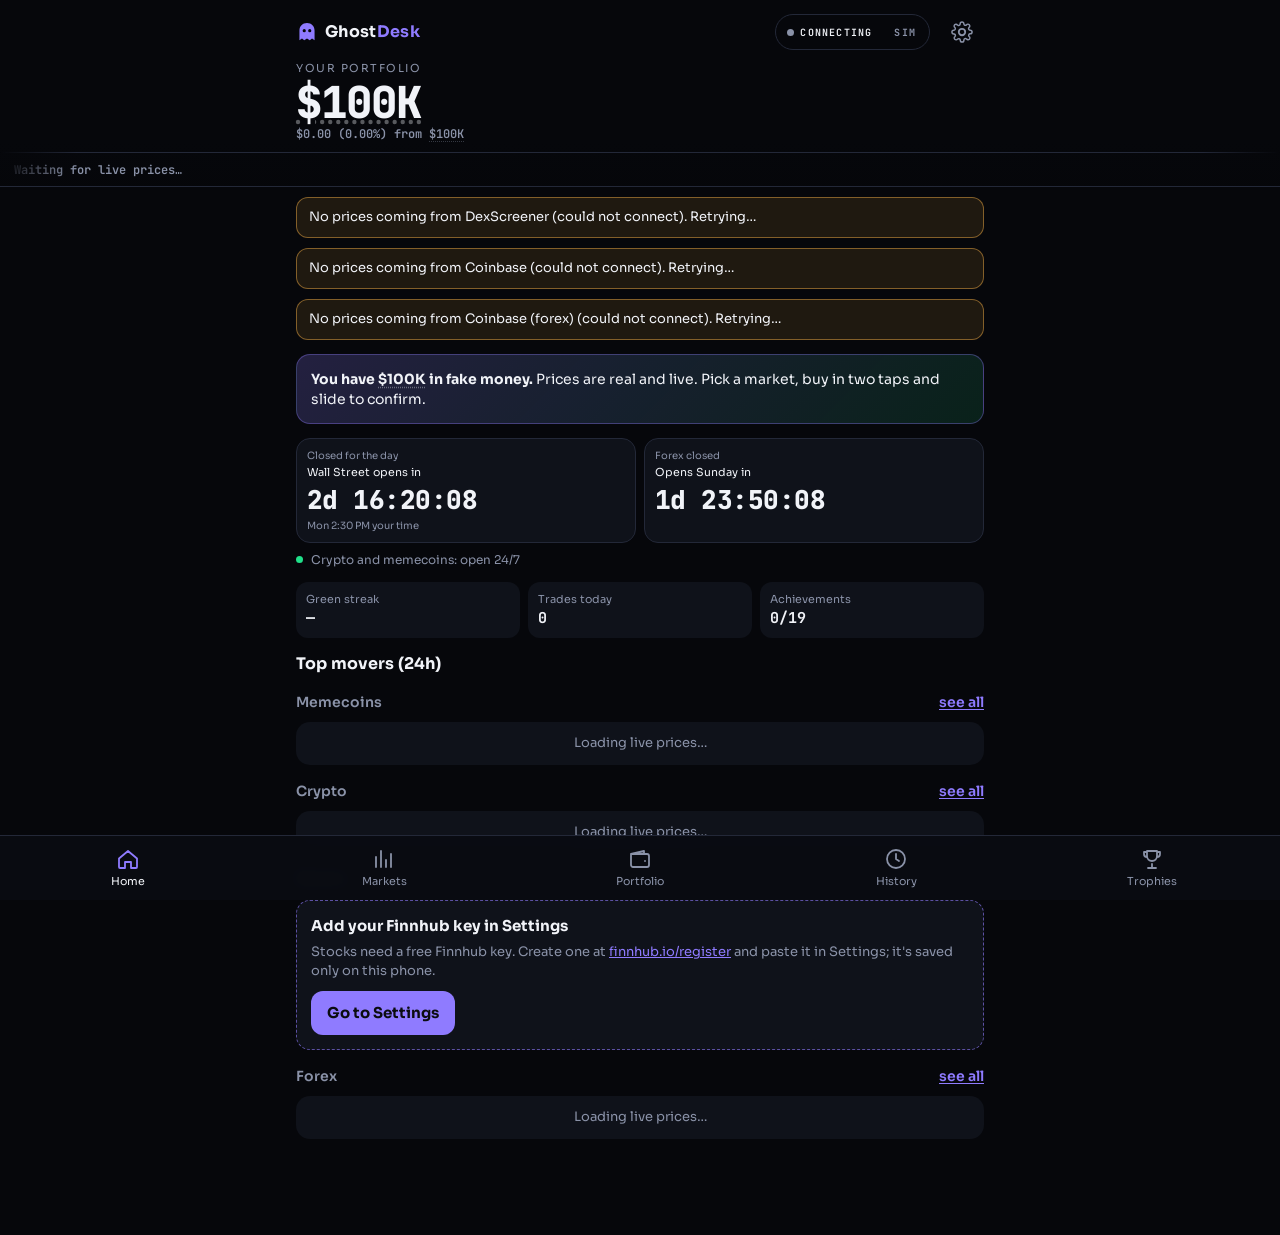
<file: index.html>
<!doctype html>
<html lang="en">
<head>
<meta charset="utf-8">
<meta name="viewport" content="width=device-width,initial-scale=1,viewport-fit=cover">
<title>Ghost Desk</title>
<meta name="description" content="Trade with fake money and real prices: memecoins, crypto, US stocks and forex.">
<meta name="theme-color" content="#06070b">
<meta name="color-scheme" content="dark">
<meta name="referrer" content="no-referrer">
<meta name="mobile-web-app-capable" content="yes">
<meta name="apple-mobile-web-app-capable" content="yes">
<meta name="apple-mobile-web-app-status-bar-style" content="black-translucent">
<meta name="apple-mobile-web-app-title" content="Ghost Desk">
<link rel="manifest" href="manifest.webmanifest">
<link rel="icon" href="icons/icon.svg" type="image/svg+xml">
<link rel="apple-touch-icon" href="icons/apple-touch-icon.png">
<link rel="preconnect" href="https://fonts.googleapis.com">
<link rel="preconnect" href="https://fonts.gstatic.com" crossorigin>
<link rel="stylesheet" href="https://fonts.googleapis.com/css2?family=Sora:wght@400;600;800&family=JetBrains+Mono:wght@400;600;800&display=swap">
<link rel="stylesheet" href="css/app.css">
</head>
<body>
<div id="app">
  <header class="top">
    <div class="topbar">
      <div class="brand"><svg viewBox="0 0 32 32" width="22" height="22" aria-hidden="true"><path d="M16 3C9.4 3 5 7.9 5 14v14l3.7-2.6L12 28l4-2.6 4 2.6 3.3-2.6L27 28V14C27 7.9 22.6 3 16 3Z" fill="currentColor"/><circle cx="12" cy="14" r="2.3" fill="#06070b"/><circle cx="20" cy="14" r="2.3" fill="#06070b"/></svg><b>Ghost<span>Desk</span></b></div>
      <div class="mode" role="group" aria-label="Mode: Live or Sim"><button id="liveDot" class="live wait" data-setmode="live" aria-pressed="true">Connecting</button><button id="simBtn" class="simb" data-setmode="sim" aria-pressed="false">Sim</button></div>
      <button class="gear" data-settings aria-label="Settings"><svg viewBox="0 0 24 24" width="22" height="22" aria-hidden="true"><path d="M12 15.5a3.5 3.5 0 1 0 0-7 3.5 3.5 0 0 0 0 7Z" fill="none" stroke="currentColor" stroke-width="2"/><path d="M19.4 15a1.7 1.7 0 0 0 .3 1.8l.1.1a2 2 0 1 1-2.8 2.8l-.1-.1a1.7 1.7 0 0 0-1.8-.3 1.7 1.7 0 0 0-1 1.5V21a2 2 0 1 1-4 0v-.1a1.7 1.7 0 0 0-1.1-1.5 1.7 1.7 0 0 0-1.8.3l-.1.1a2 2 0 1 1-2.8-2.8l.1-.1a1.7 1.7 0 0 0 .3-1.8 1.7 1.7 0 0 0-1.5-1H3a2 2 0 1 1 0-4h.1a1.7 1.7 0 0 0 1.5-1.1 1.7 1.7 0 0 0-.3-1.8l-.1-.1a2 2 0 1 1 2.8-2.8l.1.1a1.7 1.7 0 0 0 1.8.3H9a1.7 1.7 0 0 0 1-1.5V3a2 2 0 1 1 4 0v.1a1.7 1.7 0 0 0 1 1.5 1.7 1.7 0 0 0 1.8-.3l.1-.1a2 2 0 1 1 2.8 2.8l-.1.1a1.7 1.7 0 0 0-.3 1.8V9a1.7 1.7 0 0 0 1.5 1H21a2 2 0 1 1 0 4h-.1a1.7 1.7 0 0 0-1.5 1Z" fill="none" stroke="currentColor" stroke-width="1.6"/></svg></button>
    </div>
    <div class="total-box">
      <small>Your portfolio</small><span id="saved" class="saved" title="Saved" aria-hidden="true" hidden></span>
      <b id="total" class="total">$100,000.00</b>
      <div id="totalPl" class="total-pl"></div>
      <div id="combo" class="combo" hidden></div>
    </div>
    <div class="tape" aria-label="Top movers"><div id="tape" class="tape-track"></div></div>
  </header>
  <div id="banners"></div>
  <main id="view" class="wrap"></main>
</div>

<nav class="tabs" aria-label="Sections">
  <button data-tab="home" aria-current="page"><svg viewBox="0 0 24 24" aria-hidden="true"><path d="M3 11.5 12 4l9 7.5V20a1 1 0 0 1-1 1h-5v-6h-6v6H4a1 1 0 0 1-1-1Z"/></svg>Home</button>
  <button data-tab="markets"><svg viewBox="0 0 24 24" aria-hidden="true"><path d="M4 20V10m5 10V4m5 16v-7m5 7V7"/></svg>Markets</button>
  <button data-tab="portfolio"><svg viewBox="0 0 24 24" aria-hidden="true"><path d="M3 7h16a2 2 0 0 1 2 2v9a2 2 0 0 1-2 2H5a2 2 0 0 1-2-2Zm0 0 13-3v3m1 7h.01"/></svg>Portfolio</button>
  <button data-tab="history"><svg viewBox="0 0 24 24" aria-hidden="true"><path d="M12 7v5l3 2m6-2a9 9 0 1 1-9-9 9 9 0 0 1 9 9Z"/></svg>History</button>
  <button data-tab="achievements"><svg viewBox="0 0 24 24" aria-hidden="true"><path d="M8 21h8m-4-4v4m-5-17h10v5a5 5 0 0 1-10 0Zm10 1h3v2a3 3 0 0 1-3 3M7 5H4v2a3 3 0 0 0 3 3"/></svg>Trophies</button>
</nav>

<div id="scrim" class="scrim" hidden></div>
<div id="sheet" class="sheet" role="dialog" aria-modal="true" aria-label="Details" hidden></div>
<div id="result" class="result" hidden></div>
<div id="jackpot" class="jackpot" role="status" hidden></div>
<div id="levelFx" class="jackpot level-fx" role="status" hidden></div>
<div id="lastChance" class="lastchance" hidden></div>
<div id="confirm" class="lastchance" hidden></div>
<div id="skipBox" class="skipbox" hidden></div>
<canvas id="confetti" class="confetti" hidden></canvas>
<div id="toasts" class="toasts" role="status" aria-live="polite"></div>
<noscript><p style="padding:16px">Ghost Desk needs JavaScript.</p></noscript>
<script type="module" src="js/app.js"></script>
</body>
</html>
</file>
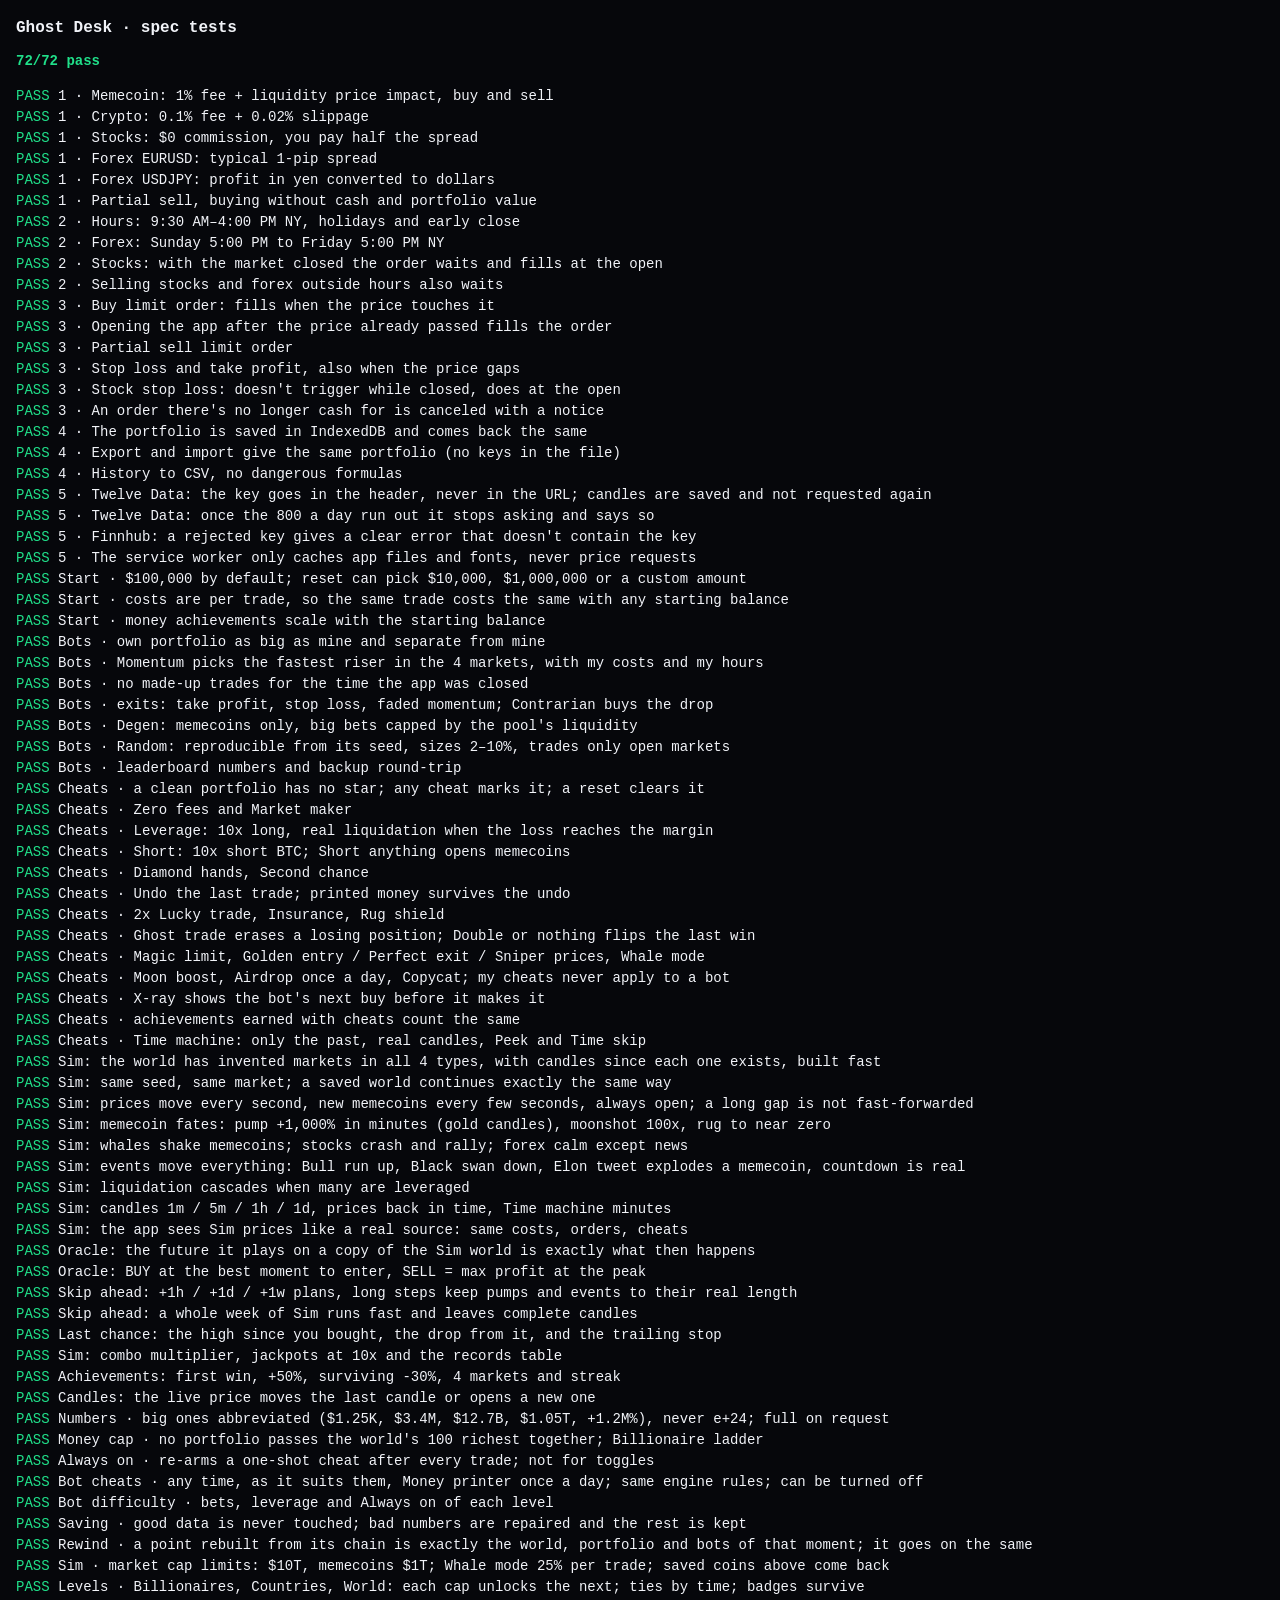
<file: tests/index.html>
<!doctype html>
<html lang="en">
<head>
<meta charset="utf-8">
<meta name="viewport" content="width=device-width,initial-scale=1">
<title>Ghost Desk · pruebas</title>
<style>
  body{font:14px/1.5 ui-monospace,monospace;background:#06070b;color:#f1f3f8;margin:16px}
  .pass{color:#20e08a} .fail{color:#ff4d6d} h1{font-size:16px} pre{white-space:pre-wrap}
</style>
</head>
<body>
<h1>Ghost Desk · spec tests</h1>
<div id="summary">corriendo…</div>
<pre id="results"></pre>
<script>
  // Show load errors (a syntax error in a module would otherwise leave "corriendo…" forever).
  const show = m => { document.getElementById("summary").innerHTML += '<div class="fail">' + String(m).replace(/</g, "&lt;") + "</div>"; };
  addEventListener("error", e => show("Error: " + e.message + " @ " + e.filename + ":" + e.lineno));
  addEventListener("unhandledrejection", e => show("Promesa rechazada: " + (e.reason?.stack || e.reason)));
  import("./tests.js").catch(e => { show("Failed to load: " + (e?.stack || e)); document.title = "DONE error"; });
</script>
</body>
</html>
</file>
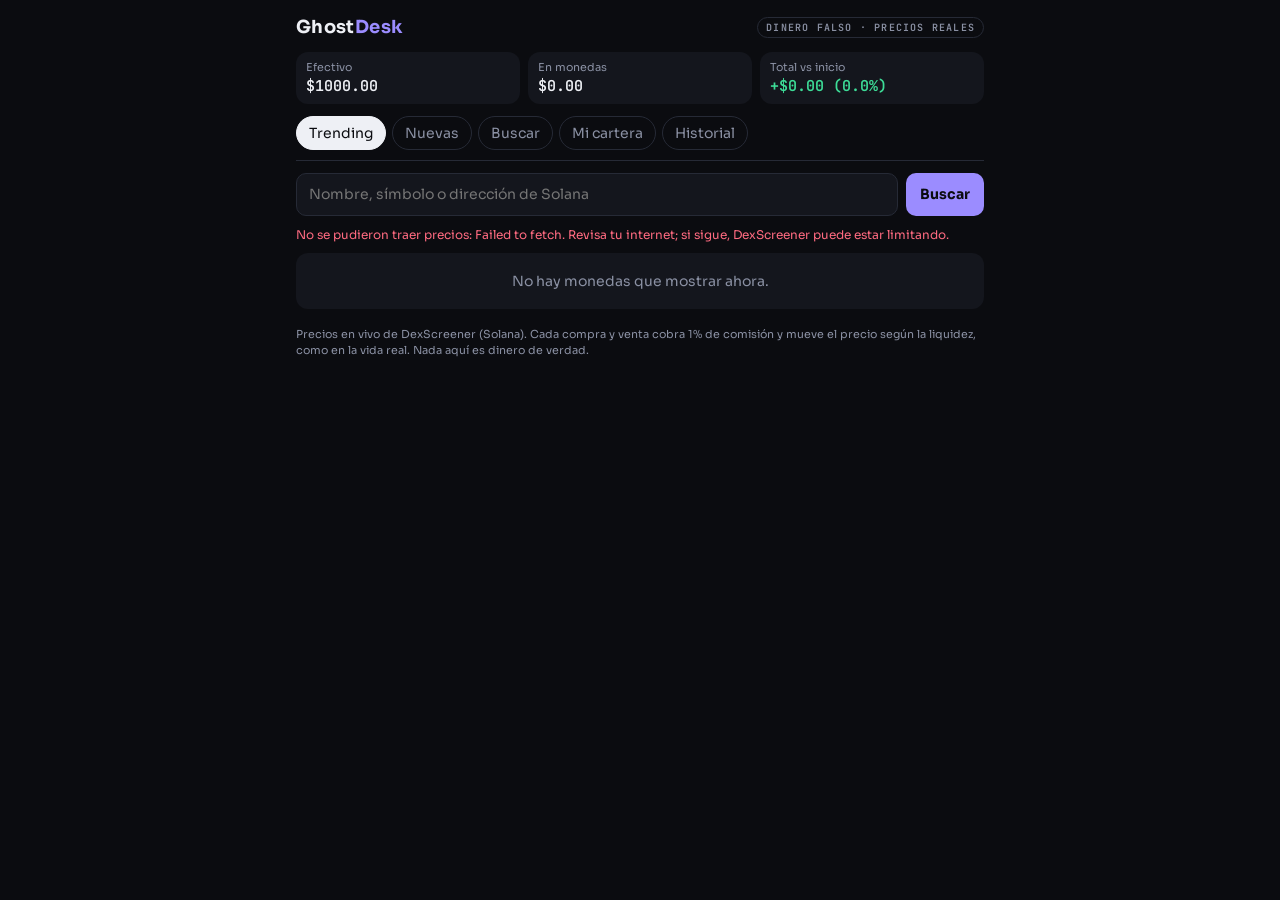
<file: ghost-desk.html>
<!doctype html>
<html lang="es">
<head>
<meta charset="utf-8">
<meta name="viewport" content="width=device-width,initial-scale=1,viewport-fit=cover">
<title>Ghost Desk</title>
<link rel="preconnect" href="https://fonts.googleapis.com">
<link rel="stylesheet" href="https://fonts.googleapis.com/css2?family=Sora:wght@500;700&family=JetBrains+Mono:wght@400;600&display=swap">
<style>
/* Layout: one column, sticky top bar with balance, tabs, list; sheet slides up for a token. */
:root{
  --bg:#0b0c10; --panel:#14161d; --panel2:#1b1e27; --line:#262a36;
  --fg:#eef0f5; --muted:#8a90a3; --accent:#9b8cff; --up:#3ddc97; --down:#ff6b81;
  --display:"Sora",system-ui,sans-serif; --mono:"JetBrains Mono",ui-monospace,monospace;
  color-scheme:dark;
}
*{box-sizing:border-box}
html,body{margin:0;background:var(--bg);color:var(--fg);font:14px/1.45 var(--display)}
button{font:inherit;color:inherit;cursor:pointer}
button:focus-visible,input:focus-visible{outline:2px solid var(--accent);outline-offset:2px}
.wrap{max-width:720px;margin:0 auto;padding-inline:max(16px,env(safe-area-inset-left,0px)) max(16px,env(safe-area-inset-right,0px));padding-bottom:96px}
header{position:sticky;top:0;z-index:5;background:var(--bg);padding:14px 0 10px;border-bottom:1px solid var(--line)}
.brand{display:flex;align-items:center;justify-content:space-between;gap:12px}
.brand h1{font-size:18px;margin:0;letter-spacing:.02em}
.brand h1 span{color:var(--accent)}
.tag{font:600 10px var(--mono);letter-spacing:.12em;text-transform:uppercase;color:var(--muted);border:1px solid var(--line);border-radius:999px;padding:3px 8px}
.bal{display:grid;grid-template-columns:repeat(3,1fr);gap:8px;margin-top:12px}
.bal div{background:var(--panel);border-radius:12px;padding:8px 10px;min-width:0}
.bal small{display:block;color:var(--muted);font-size:11px}
.bal b{font:600 15px var(--mono);font-variant-numeric:tabular-nums;white-space:nowrap;overflow:hidden;text-overflow:ellipsis;display:block}
nav{display:flex;gap:6px;margin-top:12px;overflow-x:auto}
nav button{background:none;border:1px solid var(--line);border-radius:999px;padding:6px 12px;color:var(--muted);white-space:nowrap}
nav button[aria-selected="true"]{background:var(--fg);color:var(--bg);border-color:var(--fg)}
.search{display:flex;gap:8px;margin:12px 0 4px}
.search input{flex:1;min-width:0;background:var(--panel);border:1px solid var(--line);border-radius:10px;padding:10px 12px;color:var(--fg);font:inherit}
.search button,.btn{background:var(--accent);color:#0b0c10;border:0;border-radius:10px;padding:10px 14px;font-weight:700}
.status{color:var(--muted);font-size:12px;margin:10px 0}
.status.err{color:var(--down)}
.list{display:flex;flex-direction:column;gap:6px}
.row{display:grid;grid-template-columns:40px 1fr auto;gap:10px;align-items:center;background:var(--panel);border:1px solid transparent;border-radius:12px;padding:10px;text-align:left;width:100%}
.row:hover{border-color:var(--line)}
.ico{width:40px;height:40px;border-radius:50%;background:var(--panel2);object-fit:cover;display:grid;place-items:center;font:700 13px var(--mono);color:var(--muted);overflow:hidden}
.name{min-width:0}
.name b{display:block;white-space:nowrap;overflow:hidden;text-overflow:ellipsis}
.name small{color:var(--muted);font:11px var(--mono);white-space:nowrap;overflow:hidden;text-overflow:ellipsis;display:block}
.px{text-align:right;font:600 13px var(--mono);font-variant-numeric:tabular-nums}
.px small{display:block;font-weight:400}
.up{color:var(--up)} .down{color:var(--down)} .mut{color:var(--muted)}
.empty{background:var(--panel);border-radius:12px;padding:18px;color:var(--muted);text-align:center}
/* sheet */
.scrim{position:fixed;inset:0;background:rgba(0,0,0,.55);z-index:20}
.sheet{position:fixed;left:0;right:0;bottom:0;z-index:21;background:var(--panel);border-radius:18px 18px 0 0;max-height:92vh;overflow:auto;padding:16px max(16px,env(safe-area-inset-right,0px)) calc(20px + env(safe-area-inset-bottom,0px)) max(16px,env(safe-area-inset-left,0px));max-width:720px;margin:0 auto}
.sheet h2{margin:0;font-size:20px}
.shead{display:flex;gap:12px;align-items:center}
.shead .ico{width:52px;height:52px}
.close{margin-left:auto;background:var(--panel2);border:0;border-radius:999px;width:34px;height:34px}
.big{font:700 26px var(--mono);margin:12px 0 2px;font-variant-numeric:tabular-nums}
canvas{width:100%;height:90px;display:block;margin:8px 0;background:var(--panel2);border-radius:10px}
.stats{display:grid;grid-template-columns:repeat(3,1fr);gap:6px;margin:10px 0}
.stats div{background:var(--panel2);border-radius:10px;padding:8px;min-width:0}
.stats small{display:block;color:var(--muted);font-size:11px}
.stats b{font:600 13px var(--mono);font-variant-numeric:tabular-nums}
.seg{display:flex;background:var(--panel2);border-radius:10px;padding:4px;margin:12px 0 8px}
.seg button{flex:1;border:0;background:none;border-radius:8px;padding:8px;color:var(--muted);font-weight:700}
.seg button[aria-selected="true"].buy{background:var(--up);color:#0b0c10}
.seg button[aria-selected="true"].sell{background:var(--down);color:#0b0c10}
.chips{display:flex;gap:6px;flex-wrap:wrap;margin:6px 0}
.chips button{background:var(--panel2);border:1px solid var(--line);border-radius:8px;padding:7px 10px;font:600 12px var(--mono)}
.amt{display:flex;gap:8px}
.amt input{flex:1;min-width:0;background:var(--bg);border:1px solid var(--line);border-radius:10px;padding:12px;color:var(--fg);font:600 16px var(--mono)}
.go{width:100%;margin-top:10px;padding:14px;border-radius:12px;border:0;font-weight:700;font-size:15px}
.go.buy{background:var(--up);color:#0b0c10} .go.sell{background:var(--down);color:#0b0c10}
.go:disabled{opacity:.4;cursor:not-allowed}
.quote{font:12px var(--mono);color:var(--muted);margin-top:8px;min-height:18px}
.links{margin-top:12px;font-size:12px}
.links a{color:var(--accent)}
table{width:100%;border-collapse:collapse;font:12px var(--mono);font-variant-numeric:tabular-nums}
th,td{padding:8px 6px;border-bottom:1px solid var(--line);text-align:right;white-space:nowrap}
th:first-child,td:first-child{text-align:left}
th{color:var(--muted);font-weight:400}
.tbl{overflow-x:auto;background:var(--panel);border-radius:12px;padding:4px 8px}
.toast{position:fixed;left:50%;transform:translateX(-50%);bottom:calc(20px + env(safe-area-inset-bottom,0px));background:var(--fg);color:var(--bg);padding:10px 16px;border-radius:999px;font-weight:700;z-index:30}
.foot{color:var(--muted);font-size:11px;margin-top:18px}
.danger{background:none;border:1px solid var(--down);color:var(--down);border-radius:10px;padding:8px 12px}
@media (prefers-reduced-motion:no-preference){.sheet{animation:up .18s ease-out}@keyframes up{from{transform:translateY(30px);opacity:.5}}}
</style>
</head>
<body>
<div class="wrap">
  <header>
    <div class="brand"><h1>Ghost<span>Desk</span></h1><span class="tag">Dinero falso · precios reales</span></div>
    <div class="bal">
      <div><small>Efectivo</small><b id="cash">—</b></div>
      <div><small>En monedas</small><b id="held">—</b></div>
      <div><small>Total vs inicio</small><b id="pnl">—</b></div>
    </div>
    <nav role="tablist">
      <button role="tab" data-tab="trending" aria-selected="true">Trending</button>
      <button role="tab" data-tab="nuevas">Nuevas</button>
      <button role="tab" data-tab="buscar">Buscar</button>
      <button role="tab" data-tab="cartera">Mi cartera</button>
      <button role="tab" data-tab="historial">Historial</button>
    </nav>
  </header>
  <div id="searchBox" class="search" hidden>
    <input id="q" placeholder="Nombre, símbolo o dirección de Solana" autocomplete="off">
    <button id="qGo">Buscar</button>
  </div>
  <div id="status" class="status"></div>
  <div id="view" class="list"></div>
  <p class="foot">Precios en vivo de DexScreener (Solana). Cada compra y venta cobra 1% de comisión y mueve el precio según la liquidez, como en la vida real. Nada aquí es dinero de verdad.</p>
</div>
<div id="toast" class="toast" hidden></div>
<div id="scrim" class="scrim" hidden></div>
<div id="sheet" class="sheet" hidden></div>

<script>
const API = "https://api.dexscreener.com";
const FEE = 0.01, START = 1000, KEY = "ghostdesk.v1";
let state = load();
let tab = "trending", list = [], cache = {}, hist = {}, open = null, side = "buy";

function load(){
  try{ const s = JSON.parse(localStorage.getItem(KEY)); if(s && typeof s.cash==="number") return s; }catch(e){}
  return {start:START, cash:START, pos:{}, trades:[]};
}
function save(){ try{ localStorage.setItem(KEY, JSON.stringify(state)); }catch(e){} }

const $ = s => document.querySelector(s);
const esc = s => String(s ?? "").replace(/[&<>"']/g, c => ({"&":"&amp;","<":"&lt;",">":"&gt;","\"":"&quot;","'":"&#39;"}[c]));
function usd(n){
  if(n==null||!isFinite(n)) return "—";
  const a = Math.abs(n);
  if(a>=1e9) return "$"+(n/1e9).toFixed(2)+"B";
  if(a>=1e6) return "$"+(n/1e6).toFixed(2)+"M";
  if(a>=1e4) return "$"+(n/1e3).toFixed(1)+"K";
  return (n<0?"-$":"$")+a.toFixed(2);
}
function price(p){
  if(p==null||!isFinite(p)) return "—";
  if(p>=1) return "$"+p.toFixed(4);
  if(p===0) return "$0";
  const z = Math.max(0, Math.floor(-Math.log10(p)));
  return "$"+p.toFixed(Math.min(z+4, 14));
}
function pct(n){ if(n==null||!isFinite(n)) return '<span class="mut">—</span>'; return `<span class="${n>=0?"up":"down"}">${n>=0?"+":""}${n.toFixed(1)}%</span>`; }
function age(ms){ if(!ms) return ""; const m=(Date.now()-ms)/6e4; if(m<60) return Math.round(m)+"m"; if(m<1440) return Math.round(m/60)+"h"; return Math.round(m/1440)+"d"; }
function toast(t){ const el=$("#toast"); el.textContent=t; el.hidden=false; clearTimeout(toast.t); toast.t=setTimeout(()=>el.hidden=true,2200); }
function status(t,err){ const s=$("#status"); s.textContent=t||""; s.className="status"+(err?" err":""); }

async function getJSON(path){
  const r = await fetch(API+path);
  if(!r.ok) throw new Error("DexScreener respondió "+r.status);
  return r.json();
}
// best pair per token (most liquidity), Solana only
function pick(pairs){
  const best = {};
  for(const p of pairs||[]){
    if(p.chainId!=="solana" || !p.baseToken) continue;
    const a = p.baseToken.address;
    if(!best[a] || (p.liquidity?.usd||0) > (best[a].liquidity?.usd||0)) best[a]=p;
  }
  return best;
}
function toTok(p){
  return {
    addr:p.baseToken.address, sym:p.baseToken.symbol, name:p.baseToken.name,
    px:Number(p.priceUsd), liq:p.liquidity?.usd||0, mc:p.marketCap ?? p.fdv,
    vol:p.volume?.h24, ch:p.priceChange||{}, img:p.info?.imageUrl||"", url:p.url, born:p.pairCreatedAt
  };
}
async function fetchTokens(addrs){
  const out = {};
  for(let i=0;i<addrs.length;i+=30){
    const chunk = addrs.slice(i,i+30);
    const data = await getJSON("/tokens/v1/solana/"+chunk.join(","));
    Object.assign(out, pick(Array.isArray(data)?data:data.pairs));
  }
  for(const a in out){ const t=toTok(out[a]); cache[a]=t; track(a,t.px); }
  return out;
}
function track(a,px){ if(!isFinite(px)) return; (hist[a] ||= []).push(px); if(hist[a].length>120) hist[a].shift(); }

async function loadTab(){
  status("Cargando…");
  try{
    if(tab==="trending"){
      const d = await getJSON("/token-boosts/latest/v1");
      const addrs = [...new Set(d.filter(x=>x.chainId==="solana").map(x=>x.tokenAddress))].slice(0,30);
      await fetchTokens(addrs); list = addrs.filter(a=>cache[a]);
    } else if(tab==="nuevas"){
      const d = await getJSON("/token-profiles/latest/v1");
      const addrs = [...new Set(d.filter(x=>x.chainId==="solana").map(x=>x.tokenAddress))].slice(0,30);
      await fetchTokens(addrs); list = addrs.filter(a=>cache[a]).sort((a,b)=>(cache[b].born||0)-(cache[a].born||0));
    } else if(tab==="buscar"){
      const q = $("#q").value.trim(); list=[];
      if(q){ const d = await getJSON("/latest/dex/search?q="+encodeURIComponent(q)); const best=pick(d.pairs);
        for(const a in best){ cache[a]=toTok(best[a]); track(a,cache[a].px); } list=Object.keys(best).sort((a,b)=>cache[b].liq-cache[a].liq).slice(0,30); }
    } else {
      const held = Object.keys(state.pos);
      if(held.length) await fetchTokens(held);
    }
    status(tab==="cartera"||tab==="historial" ? "" : "Actualizado "+new Date().toLocaleTimeString());
  }catch(e){
    status("No se pudieron traer precios: "+e.message+". Revisa tu internet; si sigue, DexScreener puede estar limitando.", true);
  }
  render(); renderBal();
}

function rowHTML(t){
  const icon = t.img ? `<img class="ico" src="${esc(t.img.startsWith("https://")?t.img:"")}" alt="" loading="lazy">` : `<div class="ico">${esc((t.sym||"?").slice(0,3))}</div>`;
  return `<button class="row" data-a="${esc(t.addr)}">${icon}
    <div class="name"><b>${esc(t.sym)}</b><small>${esc(t.name)} · MC ${usd(t.mc)} · Liq ${usd(t.liq)}${t.born?" · "+age(t.born):""}</small></div>
    <div class="px">${price(t.px)}<small>${pct(t.ch.h1)} 1h · ${pct(t.ch.h24)} 24h</small></div></button>`;
}
function render(){
  const v = $("#view");
  $("#searchBox").hidden = tab!=="buscar";
  if(tab==="cartera") return renderPort(v);
  if(tab==="historial") return renderHist(v);
  if(!list.length){ v.innerHTML = `<div class="empty">${tab==="buscar"?"Escribe un nombre o pega una dirección.":"No hay monedas que mostrar ahora."}</div>`; return; }
  v.innerHTML = list.map(a=>rowHTML(cache[a])).join("");
}
function posValue(a){ const p=state.pos[a], t=cache[a]; return t&&isFinite(t.px) ? p.qty*t.px : null; }
function renderPort(v){
  const held = Object.keys(state.pos);
  if(!held.length){ v.innerHTML = `<div class="empty">Todavía no tienes monedas. Ve a Trending, abre una y compra con dinero falso.</div>`; return; }
  v.innerHTML = held.map(a=>{
    const p=state.pos[a], val=posValue(a), pl = val==null?null:val-p.cost, plp = pl==null?null:pl/p.cost*100;
    const t = cache[a] || {addr:a, sym:p.sym, name:p.name, img:p.img, ch:{}};
    const icon = t.img ? `<img class="ico" src="${esc(t.img.startsWith("https://")?t.img:"")}" alt="">` : `<div class="ico">${esc((p.sym||"?").slice(0,3))}</div>`;
    return `<button class="row" data-a="${esc(a)}">${icon}<div class="name"><b>${esc(p.sym)}</b><small>Invertido ${usd(p.cost)} · vale ${usd(val)}</small></div>
      <div class="px">${pl==null?"—":`<span class="${pl>=0?"up":"down"}">${pl>=0?"+":""}${usd(pl)}</span>`}<small>${plp==null?"":pct(plp)}</small></div></button>`;
  }).join("");
}
function renderHist(v){
  const tr = state.trades;
  const sells = tr.filter(x=>x.side==="sell"), wins = sells.filter(x=>x.pl>0).length;
  const real = sells.reduce((s,x)=>s+x.pl,0);
  const summary = `<div class="stats"><div><small>Operaciones</small><b>${tr.length}</b></div><div><small>Ventas ganadoras</small><b>${sells.length?Math.round(wins/sells.length*100)+"%":"—"}</b></div><div><small>Ganancia realizada</small><b class="${real>=0?"up":"down"}">${usd(real)}</b></div></div>`;
  if(!tr.length){ v.innerHTML = summary+`<div class="empty">Aquí se guarda cada compra y venta.</div>`; return; }
  v.innerHTML = summary + `<div class="tbl"><table><thead><tr><th>Moneda</th><th>Lado</th><th>Monto</th><th>Precio</th><th>Resultado</th><th>Fecha</th></tr></thead><tbody>${
    tr.slice().reverse().map(x=>`<tr><td>${esc(x.sym)}</td><td class="${x.side==="buy"?"up":"down"}">${x.side==="buy"?"Compra":"Venta"}</td><td>${usd(x.usd)}</td><td>${price(x.px)}</td><td>${x.side==="sell"?`<span class="${x.pl>=0?"up":"down"}">${x.pl>=0?"+":""}${usd(x.pl)}</span>`:"—"}</td><td>${new Date(x.t).toLocaleString([], {dateStyle:"short",timeStyle:"short"})}</td></tr>`).join("")
  }</tbody></table></div><p style="margin-top:14px"><button class="danger" id="reset">Empezar de cero con $${START}</button></p>`;
  $("#reset").onclick = () => {
    const b=$("#reset"); if(b.dataset.sure){ state={start:START,cash:START,pos:{},trades:[]}; save(); renderBal(); render(); toast("Cartera reiniciada"); }
    else { b.dataset.sure=1; b.textContent="Toca otra vez para borrar todo"; }
  };
}
function renderBal(){
  let held=0; for(const a in state.pos){ const v=posValue(a); held += v==null ? state.pos[a].cost : v; }
  const total = state.cash+held, d = total-state.start;
  $("#cash").textContent = usd(state.cash);
  $("#held").textContent = usd(held);
  const el=$("#pnl"); el.textContent=(d>=0?"+":"")+usd(d)+" ("+(d/state.start*100).toFixed(1)+"%)"; el.className=d>=0?"up":"down";
}

// impact: the bigger the trade vs. liquidity, the worse the price
function impact(amountUsd, liq){ if(!liq) return 0.5; return Math.min(0.5, amountUsd/(liq/2)); }
function quoteBuy(a,t){ const imp=impact(a,t.liq); const eff=t.px*(1+imp); return {qty:a*(1-FEE)/eff, imp, eff}; }
function quoteSell(qty,t){ const gross=qty*t.px; const imp=impact(gross,t.liq); const proceeds=gross*(1-imp)*(1-FEE); return {proceeds, imp}; }

function openSheet(a){
  open=a; side = state.pos[a] ? side : "buy";
  $("#scrim").hidden=false; $("#sheet").hidden=false; drawSheet();
}
function closeSheet(){ open=null; $("#scrim").hidden=true; $("#sheet").hidden=true; }
function drawSheet(){
  const a=open, t=cache[a], p=state.pos[a];
  if(!t){ $("#sheet").innerHTML = `<div class="shead"><h2>${esc(p?.sym||"")}</h2><button class="close" aria-label="Cerrar">✕</button></div><p class="status err">No hay precio para esta moneda ahora (puede haberse quedado sin liquidez).</p>`; $(".close").onclick=closeSheet; return; }
  const icon = t.img ? `<img class="ico" src="${esc(t.img.startsWith("https://")?t.img:"")}" alt="">` : `<div class="ico">${esc((t.sym||"?").slice(0,3))}</div>`;
  const holdTxt = p ? `Tienes ${p.qty.toLocaleString(undefined,{maximumFractionDigits:2})} ${esc(t.sym)} · vale ${usd(p.qty*t.px)} · invertiste ${usd(p.cost)}` : "No tienes esta moneda.";
  $("#sheet").innerHTML = `
    <div class="shead">${icon}<div style="min-width:0"><h2>${esc(t.sym)}</h2><small class="mut">${esc(t.name)}</small></div><button class="close" aria-label="Cerrar">✕</button></div>
    <div class="big">${price(t.px)}</div><div>${pct(t.ch.m5)} 5m · ${pct(t.ch.h1)} 1h · ${pct(t.ch.h6)} 6h · ${pct(t.ch.h24)} 24h</div>
    <canvas id="spark" width="600" height="90" aria-label="Precio desde que abriste la app"></canvas>
    <div class="stats"><div><small>Market cap</small><b>${usd(t.mc)}</b></div><div><small>Liquidez</small><b>${usd(t.liq)}</b></div><div><small>Volumen 24h</small><b>${usd(t.vol)}</b></div></div>
    <div class="mut" style="font-size:12px">${holdTxt}</div>
    <div class="seg"><button class="buy" data-s="buy" aria-selected="${side==="buy"}">Comprar</button><button class="sell" data-s="sell" aria-selected="${side==="sell"}" ${p?"":"disabled"}>Vender</button></div>
    ${side==="buy" ? `
      <div class="chips">${[10,25,50,100,250].map(n=>`<button data-v="${n}">$${n}</button>`).join("")}<button data-v="max">Todo</button></div>
      <div class="amt"><input id="amt" type="number" inputmode="decimal" min="1" step="any" placeholder="Monto en dólares"></div>` : `
      <div class="chips">${[25,50,75,100].map(n=>`<button data-v="${n}">${n}%</button>`).join("")}</div>
      <div class="amt"><input id="amt" type="number" inputmode="decimal" min="1" max="100" step="any" placeholder="% de tu posición"></div>`}
    <div id="quote" class="quote"></div>
    <button id="go" class="go ${side}" disabled>${side==="buy"?"Comprar":"Vender"}</button>
    <div class="links"><a href="${esc(t.url?.startsWith("https://")?t.url:"#")}" target="_blank" rel="noopener">Ver gráfica completa en DexScreener ↗</a></div>`;
  $(".close").onclick=closeSheet;
  document.querySelectorAll(".seg button").forEach(b=>b.onclick=()=>{ if(b.disabled) return; side=b.dataset.s; drawSheet(); });
  const inp=$("#amt");
  document.querySelectorAll(".chips button").forEach(b=>b.onclick=()=>{ inp.value = b.dataset.v==="max" ? Math.floor(state.cash*100)/100 : b.dataset.v; upd(); });
  inp.oninput=upd; $("#go").onclick=trade;
  spark();
  function upd(){
    const v=Number(inp.value), q=$("#quote"), go=$("#go");
    if(!(v>0)){ q.textContent=""; go.disabled=true; return; }
    if(side==="buy"){
      if(v>state.cash){ q.textContent="No te alcanza: tienes "+usd(state.cash)+"."; go.disabled=true; return; }
      const r=quoteBuy(v,t); q.textContent=`Recibes ~${r.qty.toLocaleString(undefined,{maximumFractionDigits:2})} ${t.sym} · impacto ${(r.imp*100).toFixed(2)}% · comisión ${usd(v*FEE)}`;
    } else {
      if(v>100){ q.textContent="Máximo 100%."; go.disabled=true; return; }
      const r=quoteSell(p.qty*v/100,t); q.textContent=`Recibes ~${usd(r.proceeds)} · impacto ${(r.imp*100).toFixed(2)}%`;
    }
    go.disabled=false;
  }
}
function spark(){
  const c=$("#spark"); if(!c) return; const g=c.getContext("2d"), h=hist[open]||[];
  const css=getComputedStyle(document.documentElement);
  g.clearRect(0,0,c.width,c.height);
  if(h.length<2){ g.fillStyle=css.getPropertyValue("--muted"); g.font="13px sans-serif"; g.fillText("La línea se dibuja mientras tienes la app abierta (cada 15 s).",12,50); return; }
  const mn=Math.min(...h), mx=Math.max(...h), r=(mx-mn)||mx*0.001||1;
  g.strokeStyle=css.getPropertyValue(h.at(-1)>=h[0]?"--up":"--down"); g.lineWidth=2; g.beginPath();
  h.forEach((v,i)=>{ const x=8+i*(c.width-16)/(h.length-1), y=c.height-8-(v-mn)/r*(c.height-16); i?g.lineTo(x,y):g.moveTo(x,y); });
  g.stroke();
}
function trade(){
  const a=open, t=cache[a], v=Number($("#amt").value);
  if(!t||!(v>0)) return;
  if(side==="buy"){
    if(v>state.cash) return;
    const r=quoteBuy(v,t);
    const p = state.pos[a] ||= {sym:t.sym, name:t.name, img:t.img, qty:0, cost:0};
    p.qty+=r.qty; p.cost+=v; state.cash-=v;
    state.trades.push({t:Date.now(), side:"buy", addr:a, sym:t.sym, usd:v, px:r.eff, qty:r.qty});
    toast("Compraste "+usd(v)+" de "+t.sym);
  } else {
    const p=state.pos[a]; if(!p) return;
    const f=Math.min(v,100)/100, qty=p.qty*f, r=quoteSell(qty,t), costPart=p.cost*f, pl=r.proceeds-costPart;
    p.qty-=qty; p.cost-=costPart; state.cash+=r.proceeds;
    if(f>=0.9999 || p.qty<=0) delete state.pos[a];
    state.trades.push({t:Date.now(), side:"sell", addr:a, sym:t.sym, usd:r.proceeds, px:t.px, qty, pl});
    toast((pl>=0?"Ganaste ":"Perdiste ")+usd(Math.abs(pl))+" con "+t.sym);
    if(!state.pos[a]) side="buy";
  }
  save(); renderBal(); render(); drawSheet();
}

document.querySelector("nav").onclick = e => {
  const b=e.target.closest("button[data-tab]"); if(!b) return;
  document.querySelectorAll("nav button").forEach(x=>x.setAttribute("aria-selected", x===b));
  tab=b.dataset.tab; list=[]; render(); if(tab!=="buscar") loadTab(); else status("");
};
$("#view").onclick = e => { const r=e.target.closest(".row"); if(r) openSheet(r.dataset.a); };
$("#scrim").onclick = closeSheet;
document.addEventListener("keydown", e=>{ if(e.key==="Escape") closeSheet(); });
$("#qGo").onclick = loadTab;
$("#q").addEventListener("keydown", e=>{ if(e.key==="Enter") loadTab(); });

// refresh prices every 15 s while the page is visible
setInterval(async ()=>{
  if(document.hidden) return;
  const addrs=[...new Set([...(tab==="buscar"||tab==="historial"?[]:list), ...Object.keys(state.pos), ...(open?[open]:[])])];
  if(!addrs.length) return;
  try{ await fetchTokens(addrs); }catch(e){ return; }
  if(tab!=="historial") render();
  renderBal(); if(open && !$("#sheet").hidden){ const inp=$("#amt"); const val=inp?inp.value:""; drawSheet(); if(val){ $("#amt").value=val; $("#amt").dispatchEvent(new Event("input")); } }
}, 15000);

renderBal(); loadTab();
</script>
</body>
</html>
</file>
<file: css/app.css>
/* Ghost Desk G1. Dark, big numbers, one column for the phone; thumb actions live at the bottom. */
:root{
  --bg:#06070b; --panel:#0f121a; --panel2:#161a25; --panel3:#1d2230; --line:#232838;
  --fg:#f1f3f8; --muted:#8a92a8; --accent:#8f7bff; --up:#20e08a; --down:#ff4d6d; --gold:#ffd166; --warn:#ffb547;
  --up-bg:rgba(32,224,138,.14); --down-bg:rgba(255,77,109,.14);
  --display:"Sora",system-ui,sans-serif; --mono:"JetBrains Mono",ui-monospace,monospace;
  --tabs-h:64px; --r:14px;
  color-scheme:dark;
}
*{box-sizing:border-box;-webkit-tap-highlight-color:transparent}
[hidden]{display:none !important}
html{background:var(--bg)}
body{margin:0;background:var(--bg);color:var(--fg);font:15px/1.45 var(--display);overflow-x:hidden;
  padding-bottom:calc(var(--tabs-h) + env(safe-area-inset-bottom,0px) + 8px)}
body.noscroll{overflow:hidden}
button{font:inherit;color:inherit;cursor:pointer;background:none;border:0;padding:0}
button:disabled{cursor:not-allowed;opacity:.4}
a{color:var(--accent)}
:focus-visible{outline:2px solid var(--accent);outline-offset:2px}
input,select{font:inherit;color:var(--fg)}
h2{font-size:16px;margin:22px 0 10px;letter-spacing:.01em}
h3{font-size:14px;margin:0 0 8px;color:var(--muted);font-weight:600;display:flex;justify-content:space-between;align-items:center;gap:8px}
h4{font-size:13px;margin:14px 0 6px;color:var(--muted)}
.wrap{max-width:720px;margin:0 auto;padding:0 max(16px,env(safe-area-inset-left,0px)) 24px max(16px,env(safe-area-inset-right,0px))}
.up{color:var(--up)} .down{color:var(--down)} .flat,.mut{color:var(--muted)}

/* ---------- header ---------- */
.top{position:sticky;top:0;z-index:10;background:linear-gradient(180deg,#06070b 75%,rgba(6,7,11,.92));
  padding-top:env(safe-area-inset-top,0px);border-bottom:1px solid var(--line);backdrop-filter:blur(6px)}
.topbar{max-width:720px;margin:0 auto;display:flex;align-items:center;gap:10px;padding:10px 16px 0}
.brand{display:flex;align-items:center;gap:7px;color:var(--accent);font-size:16px}
.brand b{color:var(--fg);letter-spacing:.02em}.brand b span{color:var(--accent)}
.live{margin-left:auto;font:600 10px var(--mono);letter-spacing:.12em;text-transform:uppercase;padding:4px 9px;border-radius:999px;border:1px solid var(--line);display:flex;align-items:center;gap:6px}
.live::before{content:"";width:7px;height:7px;border-radius:50%;background:var(--muted)}
.live.on{color:var(--up)} .live.on::before{background:var(--up);box-shadow:0 0 0 0 rgba(32,224,138,.6);animation:pulse 1.6s infinite}
.live.off{color:var(--down)} .live.off::before{background:var(--down)}
.gear{width:44px;height:44px;display:grid;place-items:center;border-radius:12px;color:var(--muted)}
.total-box{position:relative;max-width:720px;margin:0 auto;padding:2px 16px 8px}
.saved{position:absolute;right:16px;top:8px;width:6px;height:6px;border-radius:50%;background:var(--up);opacity:.8;pointer-events:none}
.total-box small{color:var(--muted);font-size:11px;text-transform:uppercase;letter-spacing:.14em}
.total{display:block;font:800 clamp(30px,9vw,44px)/1.1 var(--mono);font-variant-numeric:tabular-nums;letter-spacing:-.02em;border-radius:8px;width:fit-content;padding:0 4px;margin-left:-4px}
.total-pl{font:600 12px var(--mono);color:var(--muted);min-height:18px}
.tape{overflow:hidden;border-top:1px solid var(--line);height:34px;position:relative;
  mask-image:linear-gradient(90deg,transparent,#000 6%,#000 94%,transparent);-webkit-mask-image:linear-gradient(90deg,transparent,#000 6%,#000 94%,transparent)}
.tape-track{display:flex;width:max-content;animation:tape 40s linear infinite;height:100%}
.tape:hover .tape-track{animation-play-state:paused}
.tape-run{display:flex}
.tk{display:flex;align-items:center;gap:6px;padding:0 14px;font:600 12px var(--mono);white-space:nowrap;height:34px}
.tk b{color:var(--fg)}
@keyframes tape{to{transform:translateX(-50%)}}
@keyframes pulse{70%{box-shadow:0 0 0 7px rgba(32,224,138,0)}100%{box-shadow:0 0 0 0 rgba(32,224,138,0)}}

/* ---------- banners, toast ---------- */
#banners{max-width:720px;margin:0 auto;padding:0 16px}
.banner{margin-top:10px;padding:10px 12px;border-radius:12px;font-size:13px;border:1px solid var(--line);background:var(--panel)}
.banner.err{border-color:rgba(255,77,109,.5);background:var(--down-bg)}
.banner.warn{border-color:rgba(255,181,71,.45);background:rgba(255,181,71,.1)}
.lnk{color:var(--accent);font-weight:600;text-decoration:underline;text-underline-offset:2px;padding:2px 0}
.toasts{position:fixed;left:16px;right:16px;bottom:calc(var(--tabs-h) + env(safe-area-inset-bottom,0px) + 10px);z-index:60;display:flex;flex-direction:column;align-items:center;gap:6px;pointer-events:none}
.toast{max-width:min(100%,420px);background:var(--fg);color:var(--bg);padding:7px 12px;border-radius:10px;font-weight:600;font-size:12px;line-height:1.35;box-shadow:0 6px 18px rgba(0,0,0,.45);
  pointer-events:auto;touch-action:none;user-select:none;-webkit-user-select:none;cursor:grab}
.toast>span{display:-webkit-box;-webkit-line-clamp:2;-webkit-box-orient:vertical;overflow:hidden;overflow-wrap:anywhere}
.toast .star{color:inherit}
.dim{opacity:.45}
.toast.up{background:var(--up)} .toast.down{background:var(--down);color:#fff} .toast.gold{background:var(--gold)}

/* ---------- bottom tabs ---------- */
.tabs{position:fixed;left:0;right:0;bottom:0;z-index:20;display:grid;grid-template-columns:repeat(5,1fr);
  background:rgba(10,12,18,.96);border-top:1px solid var(--line);padding-bottom:env(safe-area-inset-bottom,0px);backdrop-filter:blur(8px)}
.tabs button{height:var(--tabs-h);display:flex;flex-direction:column;align-items:center;justify-content:center;gap:3px;font-size:11px;color:var(--muted);min-width:0}
.tabs svg{width:24px;height:24px;fill:none;stroke:currentColor;stroke-width:1.8;stroke-linecap:round;stroke-linejoin:round}
.tabs button[aria-current="page"]{color:var(--fg)}
.tabs button[aria-current="page"] svg{stroke:var(--accent)}

/* ---------- common blocks ---------- */
.btn{background:var(--accent);color:#0b0c10;border-radius:12px;padding:11px 16px;font-weight:700;min-height:44px;display:inline-flex;align-items:center;justify-content:center;text-align:center}
.btn.ghost{background:var(--panel2);color:var(--fg);border:1px solid var(--line)}
.btn.wide{width:100%;margin-top:12px}
.btn.danger{background:none;border:1px solid var(--down);color:var(--down)}
.btn.file{cursor:pointer}
.list{display:flex;flex-direction:column;gap:6px}
.row{display:grid;grid-template-columns:40px minmax(0,1fr) auto;gap:10px;align-items:center;background:var(--panel);border-radius:var(--r);padding:10px 12px;text-align:left;width:100%;min-height:62px;border:1px solid transparent}
.row:active{border-color:var(--line);background:var(--panel2)}
.ico{width:40px;height:40px;border-radius:50%;background:var(--panel3);object-fit:cover;display:grid;place-items:center;font:800 10px var(--mono);color:var(--fg);overflow:hidden;flex:none}
.ico-crypto{background:#2a2250;color:#c9bfff} .ico-stock{background:#12324a;color:#8fd3ff} .ico-fx{background:#3a2a10;color:#ffd08a} .ico-meme{background:#123824;color:#8ff0c0}
.nm{min-width:0}
.nm b{display:block;white-space:nowrap;overflow:hidden;text-overflow:ellipsis}
.nm small{display:block;color:var(--muted);font-size:12px;white-space:nowrap;overflow:hidden;text-overflow:ellipsis}
.px{text-align:right;font:600 14px var(--mono);font-variant-numeric:tabular-nums;min-width:0}
.px b{display:block;border-radius:6px;padding:0 3px;margin-right:-3px;white-space:nowrap}
.px small{display:block;font-size:12px;white-space:nowrap}
.mk-tag{font:600 9px var(--mono);font-style:normal;letter-spacing:.08em;text-transform:uppercase;color:var(--muted);border:1px solid var(--line);border-radius:6px;padding:1px 5px;margin-left:4px;vertical-align:2px}
.empty{background:var(--panel);border-radius:var(--r);padding:18px;color:var(--muted);text-align:center}
.empty.sm{padding:12px;font-size:13px}
.foot{color:var(--muted);font-size:12px;margin-top:16px}
.card{background:var(--panel);border-radius:var(--r);padding:14px;margin-top:12px}
.hello{margin-top:14px;padding:14px;border-radius:var(--r);background:linear-gradient(135deg,rgba(143,123,255,.22),rgba(32,224,138,.12));border:1px solid rgba(143,123,255,.35);font-size:14px}
.stat-row{display:grid;grid-template-columns:repeat(3,minmax(0,1fr));gap:8px;margin-top:14px}
.stat-row div{background:var(--panel);border-radius:12px;padding:10px;min-width:0}
.stat-row small{display:block;color:var(--muted);font-size:11px}
.stat-row + .list,.stat-row + h2{margin-top:14px}
.stat-row b{display:block;font:700 15px var(--mono);white-space:nowrap;overflow:hidden;text-overflow:ellipsis}

/* flash on price change */
.fl-up{animation:flup .9s ease-out} .fl-down{animation:fldown .9s ease-out}
@keyframes flup{0%{background:rgba(32,224,138,.55);color:#fff}100%{background:transparent}}
@keyframes fldown{0%{background:rgba(255,77,109,.55);color:#fff}100%{background:transparent}}

/* segmented controls and chips */
.seg{display:flex;gap:4px;background:var(--panel);border-radius:12px;padding:4px;margin-top:14px;overflow-x:auto;scrollbar-width:none}
.seg::-webkit-scrollbar{display:none}
.seg button{flex:1;border-radius:9px;padding:9px 10px;color:var(--muted);font-weight:600;font-size:13px;white-space:nowrap;min-height:40px}
.seg button[aria-pressed="true"]{background:var(--fg);color:var(--bg)}
.seg.sub{margin-top:10px}
.seg.tiny{margin:0;padding:3px;flex:none}
.seg.tiny button{padding:6px 10px;min-height:34px;font:600 12px var(--mono);flex:none}
.seg.chips{flex-wrap:nowrap}
.search{display:flex;gap:8px;margin-top:10px}
.search input{flex:1;min-width:0;background:var(--panel);border:1px solid var(--line);border-radius:12px;padding:11px 12px;min-height:46px}
.res-head{color:var(--muted);font-size:13px;margin:12px 0 8px;display:flex;justify-content:space-between;gap:8px;flex-wrap:wrap}

/* home */
.cd-row{display:grid;grid-template-columns:repeat(2,minmax(0,1fr));gap:8px;margin-top:14px}
.cd-card{background:var(--panel);border-radius:var(--r);padding:10px;min-width:0;border:1px solid var(--line)}
.cd-card.open{border-color:rgba(32,224,138,.35)}
.cd-card small{display:block;color:var(--muted);font-size:10px;line-height:1.3;white-space:nowrap;overflow:hidden;text-overflow:ellipsis}
.cd-card span{display:block;font-size:11px;margin-top:4px;line-height:1.25}
.cd-card b{display:block;font:800 clamp(17px,5.6vw,26px) var(--mono);font-variant-numeric:tabular-nums;margin:2px 0;white-space:nowrap;letter-spacing:-.02em}
.cd-card.open b{color:var(--up)}
.cd-strip{display:flex;align-items:center;gap:8px;margin-top:8px;font-size:12px;color:var(--muted)}
.cd-strip .dot{width:7px;height:7px;border-radius:50%;background:var(--up)}
.lc{margin-top:14px}
.lc h2{margin:0 0 8px;color:var(--gold);display:flex;align-items:center;gap:8px}
.lc h2::before{content:"";width:8px;height:8px;border-radius:50%;background:var(--gold);animation:blink 1s steps(2) infinite}
.lc-card{display:block;width:100%;text-align:left;background:rgba(255,209,102,.08);border:1px solid rgba(255,209,102,.4);border-radius:var(--r);padding:12px;margin-bottom:6px}
.lc-card b{display:block}
.lc-card .cd{font-family:var(--mono);color:var(--gold)}
.lc-card small{color:var(--muted)}
@keyframes blink{50%{opacity:.2}}
.mv h3{margin-top:14px}
.nokey{background:var(--panel);border:1px dashed rgba(143,123,255,.6);border-radius:var(--r);padding:14px;margin-top:12px}
.nokey.bad{border-color:rgba(255,77,109,.6)}
.nokey p{color:var(--muted);font-size:13px;margin:6px 0 10px}

/* portfolio, history */
.ord{display:flex;gap:6px;align-items:stretch}
.ord-main{flex:1;min-width:0;display:flex;gap:10px;align-items:center;background:var(--panel);border-radius:var(--r);padding:10px 12px;text-align:left}
.x{background:var(--panel2);border-radius:var(--r);padding:0 12px;color:var(--down);font-weight:600;font-size:13px;min-height:44px}
.tr{display:grid;grid-template-columns:auto minmax(0,1fr) auto;gap:10px;align-items:center;background:var(--panel);border-radius:12px;padding:10px 12px}
.side{font:700 10px var(--mono);text-transform:uppercase;letter-spacing:.06em;padding:4px 6px;border-radius:6px}
.side.buy{background:var(--up-bg);color:var(--up)} .side.sell{background:var(--down-bg);color:var(--down)}

/* achievements */
.streak{display:flex;gap:12px;align-items:center;background:linear-gradient(135deg,rgba(255,120,60,.2),rgba(255,209,102,.08));border:1px solid rgba(255,160,80,.4);border-radius:var(--r);padding:14px;margin-top:14px}
.streak span{font-size:34px}
.streak b{display:block;font:800 20px var(--mono)}
.streak small{color:var(--muted)}
.sb{background:var(--panel);border-radius:var(--r);padding:12px;margin-top:8px}
.sb-grid{display:grid;grid-template-columns:repeat(2,minmax(0,1fr));gap:8px}
.sb-grid div{min-width:0}
.sb-grid small{display:block;color:var(--muted);font-size:11px;white-space:nowrap;overflow:hidden;text-overflow:ellipsis}
.sb-grid b{display:block;font:700 15px var(--mono);white-space:nowrap;overflow:hidden;text-overflow:ellipsis}
.ach-grid{display:grid;grid-template-columns:repeat(2,minmax(0,1fr));gap:8px}
.ach{background:var(--panel);border-radius:var(--r);padding:12px;opacity:.55;border:1px solid transparent;min-width:0}
.ach.got{opacity:1;border-color:rgba(255,209,102,.45);background:linear-gradient(160deg,rgba(255,209,102,.12),var(--panel))}
.ach-i{font-size:24px;display:block;filter:grayscale(1)} .ach.got .ach-i{filter:none}
.ach b{display:block;font-size:13px;margin-top:4px}
.ach small{color:var(--muted);font-size:11px;display:block}

/* ---------- sheet ---------- */
.scrim{position:fixed;inset:0;background:rgba(0,0,0,.6);z-index:30}
.sheet{position:fixed;left:0;right:0;bottom:0;top:max(24px,env(safe-area-inset-top,0px));z-index:31;max-width:720px;margin:0 auto;
  background:var(--panel);border-radius:20px 20px 0 0;display:flex;flex-direction:column;overflow:hidden;border:1px solid var(--line);border-bottom:0}
.sh-head{display:flex;align-items:center;gap:12px;padding:14px 16px 10px;border-bottom:1px solid var(--line)}
.sh-head .ico{width:44px;height:44px}
.sh-title{min-width:0;flex:1}
.sh-title h2{margin:0;font-size:20px;white-space:nowrap;overflow:hidden;text-overflow:ellipsis}
.sh-title small{color:var(--muted);font-size:12px;display:block;white-space:nowrap;overflow:hidden;text-overflow:ellipsis}
.close{width:44px;height:44px;border-radius:50%;background:var(--panel2);font-size:16px;flex:none}
.sh-body{flex:1;overflow-y:auto;overscroll-behavior:contain;padding:6px 16px 20px;-webkit-overflow-scrolling:touch}
.big{font:800 clamp(30px,10vw,42px)/1.15 var(--mono);font-variant-numeric:tabular-nums;margin-top:8px;border-radius:8px;width:fit-content;padding:0 4px;margin-left:-4px;max-width:100%;overflow-wrap:anywhere}
.chg{font:600 13px var(--mono);color:var(--muted)}
.mline{margin-top:6px;font-size:12px}
.mkt{display:inline-flex;gap:4px;align-items:center;padding:4px 9px;border-radius:999px;border:1px solid var(--line);flex-wrap:wrap}
.mkt b{font-family:var(--mono)}
.mkt.open{color:var(--up);border-color:rgba(32,224,138,.35)} .mkt.closed{color:var(--warn);border-color:rgba(255,181,71,.4)}
.chart-bar{display:flex;justify-content:space-between;gap:8px;margin-top:12px;flex-wrap:wrap}
#chart{width:100%;height:220px;display:block;margin-top:8px;background:var(--panel2);border-radius:12px;touch-action:pan-y}
.chart-note{color:var(--muted);font-size:11px;margin-top:6px;min-height:15px}
.stats{display:grid;grid-template-columns:repeat(2,minmax(0,1fr));gap:6px;margin-top:12px}
.stats div{background:var(--panel2);border-radius:10px;padding:8px 10px;min-width:0}
.stats small{display:block;color:var(--muted);font-size:11px}
.stats b{font:600 13px var(--mono);font-variant-numeric:tabular-nums;display:block;white-space:nowrap;overflow:hidden;text-overflow:ellipsis}
.sheet .card{background:var(--panel2)}
.sheet .card .stats div{background:var(--panel3)}
.stops{display:grid;gap:8px;margin-top:12px}
.stops label,.amt-in{display:flex;flex-direction:column;gap:4px;font-size:12px;color:var(--muted)}
.stops input,.amt-in input,.alert-form input,.key-in input,.sel select{background:var(--bg);border:1px solid var(--line);border-radius:10px;padding:11px 12px;font:600 16px var(--mono);min-height:46px;width:100%;min-width:0}
.chips{display:flex;gap:6px;flex-wrap:wrap}
.chips button{background:var(--panel3);border:1px solid var(--line);border-radius:10px;padding:8px 12px;font:600 13px var(--mono);min-height:40px}
.chips button[aria-pressed="true"]{background:var(--fg);color:var(--bg);border-color:var(--fg)}
.alert-form{display:flex;gap:8px}
.alert-row{display:flex;justify-content:space-between;gap:8px;font-size:13px;padding:8px 0;border-bottom:1px solid var(--line)}

/* trade footer: big thumb targets */
.sh-foot{border-top:1px solid var(--line);padding:12px 16px calc(12px + env(safe-area-inset-bottom,0px));background:var(--panel)}
.bs{display:grid;grid-template-columns:1fr 1fr;gap:10px}
.big-btn{min-height:58px;border-radius:16px;font-weight:800;font-size:18px;letter-spacing:.02em;color:#06070b}
.big-btn.buy{background:var(--up)} .big-btn.sell{background:var(--down);color:#fff}
.big-btn:active:not(:disabled){transform:scale(.98)}
.tb{display:grid;gap:10px}
.tb-top{display:flex;justify-content:space-between;align-items:center;gap:8px}
.tb-top .lnk{min-height:40px}
.chips.amt{flex-wrap:nowrap}
.chips.amt button{flex:1 1 0;min-width:0;padding:8px 4px}
.quote{font:12px/1.5 var(--mono);color:var(--muted);min-height:18px}
.quote b{color:var(--fg)}
.swipe{position:relative;height:60px;border-radius:999px;background:var(--panel3);overflow:hidden;user-select:none;-webkit-user-select:none}
.swipe-fill{position:absolute;left:0;top:0;bottom:0;width:0;border-radius:999px}
.swipe.buy .swipe-fill{background:rgba(32,224,138,.35)} .swipe.sell .swipe-fill{background:rgba(255,77,109,.35)}
.swipe-label{position:absolute;inset:0;display:grid;place-items:center;font-weight:700;color:var(--fg);pointer-events:none;padding-left:56px;font-size:15px}
.swipe-thumb{position:absolute;left:4px;top:4px;width:52px;height:52px;border-radius:50%;display:grid;place-items:center;touch-action:none;color:#06070b;z-index:1}
.swipe.buy .swipe-thumb{background:var(--up)} .swipe.sell .swipe-thumb{background:var(--down);color:#fff}
.swipe.disabled{opacity:.45} .swipe.disabled .swipe-thumb{cursor:not-allowed}
.swipe.done .swipe-label{opacity:0}
@media (prefers-reduced-motion:no-preference){
  .sheet:not([hidden]){animation:sheetUp .22s ease-out}
  @keyframes sheetUp{from{transform:translateY(40px);opacity:.4}}
  .swipe:not(.disabled) .swipe-label{animation:shimmer 2.4s infinite}
  @keyframes shimmer{50%{opacity:.55}}
}

/* settings */
.settings .keyrow{display:grid;gap:6px;margin-bottom:14px}
.settings .keyrow label{font-weight:600;font-size:14px}
.key-in{display:flex;gap:8px}
.settings small{color:var(--muted);font-size:12px}
.key-status{min-height:16px}
.key-status.up{color:var(--up)} .key-status.down{color:var(--down)}
.tog{display:flex;gap:10px;align-items:center;padding:10px 0;border-bottom:1px solid var(--line);min-height:44px}
.tog input{width:22px;height:22px;accent-color:var(--accent);flex:none}
.sel{display:flex;align-items:center;gap:8px;flex-wrap:wrap;padding:10px 0;font-size:14px}
.sel select{width:auto;min-height:40px;padding:6px 10px}
.two{display:grid;grid-template-columns:1fr 1fr;gap:8px}
.lbl{margin:10px 0 6px;font-size:12px;color:var(--muted)}
.chips.start{margin-bottom:10px}
.chips.start button{flex:1 1 auto}
.danger-zone .btn.danger{margin-top:12px;width:100%}
.ico-rank{background:none;font:800 18px var(--mono)}
.ico-bot{font-size:22px}
.row.lb{min-height:72px}
.row.lb.me{border-color:rgba(143,123,255,.45)}
.feed{display:block;width:100%;text-align:left;background:var(--panel);border-radius:12px;padding:10px 12px;font-size:13px;line-height:1.45}
.feed small{color:var(--muted);font:12px var(--mono);margin-left:4px}
.bot-row{display:flex;align-items:center;justify-content:space-between;gap:10px;padding:10px 0;border-bottom:1px solid var(--line)}
.btn.sm{min-height:40px;padding:8px 12px;font-size:13px;flex:none}
.bot-add{display:grid;grid-template-columns:repeat(2,minmax(0,1fr));gap:8px}
.bot-style{display:flex;flex-direction:column;gap:4px;text-align:left;background:var(--panel3);border:1px solid var(--line);border-radius:12px;padding:10px;min-height:44px}
.bot-style small{color:var(--muted);font-size:12px;line-height:1.35}
.bot-style:disabled{opacity:.45}
h3.sec{margin-top:18px}
.danger-zone{border:1px solid rgba(255,77,109,.35)}

/* results: confetti, big number, shake */
.confetti{position:fixed;inset:0;width:100%;height:100%;pointer-events:none;z-index:70}
.result{position:fixed;inset:0;z-index:65;display:grid;place-items:center;background:rgba(0,0,0,.35);padding:16px}
.res-box{text-align:center;padding:22px 28px;border-radius:24px;background:var(--panel);border:2px solid;max-width:100%}
.res-box b{display:block;font:800 clamp(40px,14vw,72px)/1 var(--mono);font-variant-numeric:tabular-nums;overflow-wrap:anywhere}
.res-box small{display:block;margin-top:8px;color:var(--muted);font:600 14px var(--mono)}
.res-box.win{border-color:var(--up);color:var(--up);box-shadow:0 0 60px rgba(32,224,138,.35)}
.res-box.loss{border-color:var(--down);color:var(--down);box-shadow:0 0 60px rgba(255,77,109,.35)}
@media (prefers-reduced-motion:no-preference){
  .res-box{animation:pop .35s cubic-bezier(.2,1.6,.4,1)}
  @keyframes pop{from{transform:scale(.6);opacity:0}}
}
.shake{animation:shake .45s}
@keyframes shake{20%{transform:translateX(-9px)}40%{transform:translateX(8px)}60%{transform:translateX(-6px)}80%{transform:translateX(4px)}}
.shake .total,.shake .big{color:var(--down)}

@media (min-width:600px){
  .ach-grid{grid-template-columns:repeat(3,minmax(0,1fr))}
  .stats{grid-template-columns:repeat(4,minmax(0,1fr))}
}
@media (max-width:330px){
  .cd-row{grid-template-columns:1fr}
}

/* ---- cheats */
.star{color:var(--gold);font-weight:800}
.xray{display:block;color:var(--accent)!important;font-size:11px;white-space:normal!important;line-height:1.35}
p.xray{padding:10px 12px;font-size:13px;margin:10px 0}
.cheat-note{border:1px solid rgba(255,209,102,.45);background:linear-gradient(160deg,rgba(255,209,102,.1),var(--panel));border-radius:var(--r);padding:12px;margin:4px 0 12px}
.cheat-note b{display:block}.cheat-note small{display:block;color:var(--muted);font-size:12px;margin-top:2px}
.cheat-note details{margin-top:8px;font-size:12px}.cheat-note summary{cursor:pointer;color:var(--accent);font-weight:600;min-height:32px;display:flex;align-items:center}
.cheat-note .cl{padding:4px 0;border-top:1px solid var(--line);overflow-wrap:anywhere}.cheat-note .cl small{display:inline;margin:0 6px 0 0}
.cheat-tag{color:var(--gold)!important;white-space:normal!important}
.tr.cheat{box-shadow:inset 3px 0 0 var(--gold)}
.side.short{background:var(--down-bg);color:var(--down)} .side.sell.short{background:var(--up-bg);color:var(--up)}
.mk-tag.lev{color:var(--warn);border-color:rgba(255,181,71,.5)}
.bs.three{grid-template-columns:1fr 1fr 1fr}
.big-btn.short{background:var(--panel2);color:var(--down);border:2px solid var(--down)}
.cheat{background:var(--panel);border:1px solid var(--line);border-radius:var(--r);padding:12px;margin-bottom:8px}
.cheat.active{border-color:rgba(255,209,102,.55)}
.ch-top{display:flex;gap:10px;align-items:center}
.ch-top .nm{flex:1;min-width:0}.ch-top .nm b{display:block}.ch-top .nm small{display:block;color:var(--muted);font-size:12px;line-height:1.35}
.ch-i{font-size:22px;width:32px;text-align:center;flex:none}
.ch-body{margin-top:10px;display:flex;flex-wrap:wrap;gap:8px;align-items:center}
.ch-body .chips{margin:0}.ch-body .sel{width:100%}.ch-body small{width:100%}
.sw{position:relative;width:48px;height:28px;flex:none;cursor:pointer}
.sw input{position:absolute;inset:0;opacity:0;margin:0;cursor:pointer}
.sw span{position:absolute;inset:0;border-radius:14px;background:var(--panel2);border:1px solid var(--line);transition:background .15s}
.sw span::after{content:"";position:absolute;left:3px;top:3px;width:20px;height:20px;border-radius:50%;background:var(--muted);transition:transform .15s,background .15s}
.sw input:checked+span{background:rgba(255,209,102,.25);border-color:var(--gold)}
.sw input:checked+span::after{transform:translateX(20px);background:var(--gold)}
.sw input:focus-visible+span{outline:2px solid var(--accent);outline-offset:2px}
.btn.on{background:var(--gold);color:#0b0c10}
.armed{display:block;color:var(--gold)}
.rp-clock{font:600 13px var(--mono);color:var(--muted)}
.rp-ctl{display:flex;flex-wrap:wrap;gap:8px;align-items:center;margin:10px 0}
#rpChart{width:100%;height:220px;display:block;margin-top:8px;background:var(--panel2);border-radius:12px}
.replay .chips.amt{margin-top:12px}
.ch-top .nm small,.sh-title small{white-space:normal;overflow:visible;text-overflow:clip}

/* ---------- Sim mode ---------- */
.mode{margin-left:auto;display:flex;gap:2px;padding:2px;border:1px solid var(--line);border-radius:999px}
.mode .live{margin-left:0;border:0;min-height:30px}
.mode .live[aria-pressed=false]{color:var(--muted)}
.mode .live.idle::before{background:var(--muted)}
.simb{font:700 10px var(--mono);letter-spacing:.12em;text-transform:uppercase;padding:4px 11px;border-radius:999px;color:var(--muted);min-height:30px}
.simb[aria-pressed=true]{background:linear-gradient(135deg,#ff5fd2,#8f7bff 55%,#ffd166);color:#06070b;animation:simglow 2.4s infinite}
@keyframes simglow{50%{box-shadow:0 0 14px rgba(255,95,210,.55)}}
body.sim .top{border-bottom-color:#ff5fd2;background:linear-gradient(180deg,#0d0614 75%,rgba(13,6,20,.92))}
body.sim .total-box small{color:#ff8fe1}
.cd-strip.sim{border-color:#ff5fd2;color:#ffb3ee}
.cd-strip.sim .dot{background:#ff5fd2}
.total.rolling{filter:blur(.4px);text-shadow:0 0 12px rgba(255,209,102,.6)}
.combo{display:inline-flex;align-items:baseline;gap:8px;margin-top:4px;padding:3px 10px;border-radius:999px;font:800 14px var(--mono);
  color:#06070b;background:linear-gradient(90deg,#ffd166,#ff8a3d)}
.total-box .combo small{font:600 11px var(--mono);color:#06070b;opacity:.75;text-transform:none;letter-spacing:0}
.combo.pop{animation:combopop .6s}
@keyframes combopop{30%{transform:scale(1.35) rotate(-3deg)}60%{transform:scale(.95)}}
.sim-event{display:flex;align-items:center;gap:12px;margin:10px 0;padding:14px 16px;border-radius:18px;border:2px solid var(--gold);
  background:linear-gradient(135deg,rgba(255,209,102,.18),rgba(255,95,210,.18));overflow:hidden}
.sim-event.pop{animation:evpop .7s}
@keyframes evpop{0%{transform:scale(.7);opacity:0}50%{transform:scale(1.06)}}
.sim-event .se-i{font-size:42px;line-height:1}
.sim-event .se-t{flex:1;min-width:0}
.sim-event .se-t b{display:block;font:800 clamp(22px,7vw,32px)/1.05 var(--display);text-transform:uppercase;letter-spacing:.02em}
.sim-event .se-t small{display:block;color:var(--fg);opacity:.85;overflow-wrap:anywhere}
.sim-event .se-cd{font:800 22px var(--mono);font-variant-numeric:tabular-nums;color:var(--gold)}
.sim-event.ev-blackSwan{border-color:var(--down);background:linear-gradient(135deg,rgba(255,77,109,.25),rgba(0,0,0,.4))}
.sim-event.ev-blackSwan .se-cd{color:var(--down)}
.sim-event.ev-bull{border-color:var(--up);background:linear-gradient(135deg,rgba(32,224,138,.22),rgba(255,209,102,.15))}
.sim-event.ev-bull .se-cd{color:var(--up)}
.jackpot{position:fixed;inset:0;z-index:70;display:grid;place-items:center;background:radial-gradient(circle,rgba(255,209,102,.35),rgba(0,0,0,.75));padding:16px}
.jp-box{text-align:center;animation:jpin .8s cubic-bezier(.2,1.6,.4,1)}
.jp-box b{display:block;font:900 clamp(44px,16vw,96px)/1 var(--display);letter-spacing:.04em;
  background:linear-gradient(180deg,#fff6c9,#ffd166 45%,#ff8a3d);-webkit-background-clip:text;background-clip:text;color:transparent;
  text-shadow:0 0 30px rgba(255,209,102,.5);animation:jpflash .5s 4 alternate}
.jp-box strong{display:block;font:800 clamp(34px,12vw,64px)/1.1 var(--mono);color:var(--gold)}
.jp-box small{display:block;margin-top:6px;font:600 15px var(--mono);color:var(--fg)}
.jp-coins{display:block;font-size:44px;animation:jpspin 1.2s linear infinite}
@keyframes jpin{from{transform:scale(.2) rotate(-20deg);opacity:0}}
@keyframes jpflash{to{filter:brightness(1.6)}}
@keyframes jpspin{50%{transform:translateY(-10px) rotate(8deg)}}
.rec .gold{color:var(--gold)}
@media (prefers-reduced-motion:reduce){.simb[aria-pressed=true],.jp-box,.jp-box b,.jp-coins,.combo.pop,.sim-event.pop{animation:none}}

/* ---------- Skip ahead, Oracle, Last chance ---------- */
.skip{display:flex;align-items:center;gap:6px;flex-wrap:wrap;margin:8px 0 4px}
.skip span{font:600 12px var(--mono);color:#ffb3ee;margin-right:auto}
.skip .btn{min-height:40px;min-width:56px}
.skip-row{display:flex;gap:6px;width:100%;overflow-x:auto;scrollbar-width:none;-webkit-overflow-scrolling:touch}.skip-row::-webkit-scrollbar{display:none}.skip-row .btn{flex:0 0 auto}
.oracle-note{margin:6px 0;padding:8px 10px;border-radius:12px;border:1px dashed var(--gold);font:600 12px/1.45 var(--mono);color:var(--fg);background:rgba(255,209,102,.08)}
.oracle-note:empty{display:none}
.on-b{display:flex;gap:8px;flex-wrap:wrap}.on-b:not(:empty){margin-top:8px}.on-b .btn{min-height:44px;flex:1}
.front{display:flex;gap:8px;flex-wrap:wrap;padding:0 12px 10px}.front .btn{min-height:44px}.front-pct{align-items:center}.front-pct small{color:var(--muted)}
.skipbox,.lastchance{position:fixed;inset:0;z-index:75;display:grid;place-items:center;background:rgba(0,0,0,.6);padding:16px}
.skip-box,.lc-box{width:100%;max-width:420px;background:var(--panel);border:2px solid #ff5fd2;border-radius:22px;padding:20px;text-align:center}
.skip-box>b{display:block;font:800 22px var(--display)}
.skip-box>small{display:block;color:var(--muted);margin-top:4px}
.skip-box .bar{height:10px;border-radius:99px;background:var(--panel3);margin:14px 0 8px;overflow:hidden}
.skip-box .bar i{display:block;height:100%;width:0;background:linear-gradient(90deg,#ff5fd2,#ffd166);transition:width .2s}
.skip-box ul{list-style:none;margin:14px 0;padding:0;text-align:left;display:grid;gap:8px}
.skip-box li{display:grid;gap:2px;padding:8px 10px;border-radius:12px;background:var(--panel2)}
.skip-box li span{font-size:11px;color:var(--muted);text-transform:uppercase;letter-spacing:.1em}
.skip-box li b{font:600 13px/1.4 var(--mono);overflow-wrap:anywhere}
.skip-box .btn,.lc-box .btn{width:100%;min-height:48px}
.lc-box{border-color:var(--down);animation:evpop .5s}
.lc-i{font-size:40px;display:block}
.lc-box>b{display:block;font:900 clamp(30px,10vw,44px)/1.05 var(--display);color:var(--down);letter-spacing:.03em}
.lc-box p{margin:10px 0;overflow-wrap:anywhere}
.lc-box .two{display:grid;grid-template-columns:1fr 1fr;gap:10px;margin:14px 0 8px}
.lc-box .btn.sell{background:var(--down);color:#fff}
.lc-line{margin:8px 0 0;font-size:13px;color:var(--muted)}

/* abbreviated numbers: tap for the full one */
.ab { cursor: help; text-decoration: underline dotted color-mix(in srgb, currentColor 35%, transparent); text-underline-offset: 3px; }
/* Always on, Sim only, money cap, Billionaire ladder, Double or nothing confirmation */
.always-btn { margin-top: 8px; font: inherit; font-size: 13px; padding: 6px 10px; border-radius: 999px; border: 1px solid var(--line); background: transparent; color: var(--muted); }
.always-btn[aria-pressed="true"] { background: var(--gold); color: #1a1300; border-color: transparent; font-weight: 700; }
.always-tag { font-style: normal; font-size: 10px; font-weight: 800; letter-spacing: .04em; padding: 2px 6px; border-radius: 6px; background: var(--gold); color: #1a1300; vertical-align: 2px; }
.cheat.always { box-shadow: inset 0 0 0 2px var(--gold); }
.always-list { padding: 10px 12px; margin: 8px 0; border-radius: 12px; background: color-mix(in srgb, var(--gold) 18%, transparent); font-size: 14px; }
.sim-only { display: inline-block; font-size: 11px; font-weight: 700; padding: 1px 7px; border-radius: 6px; border: 1px solid var(--line); color: var(--muted); }
.skip.off { opacity: .55; }
.rich-tag { display: inline-block; font-size: 12px; font-weight: 700; padding: 1px 7px; border-radius: 6px; background: var(--gold); color: #1a1300; }
.ladder p { margin: 0 0 8px; }
.level-fx { z-index: 80; background: radial-gradient(circle, rgba(106, 92, 255, .55), rgba(0, 0, 0, .88)); }
.lv-box b { font-size: clamp(28px, 9vw, 60px); } .lv-box .jp-coins { font-size: 84px; } .lv-box strong, .lv-box small { overflow-wrap: anywhere; }
.levels { display: grid; grid-template-columns: repeat(3, 1fr); gap: 6px; margin-bottom: 12px; }
.lv { display: grid; gap: 2px; padding: 8px 6px; border-radius: 12px; border: 1px solid var(--line); text-align: center; min-width: 0; opacity: .55; }
.lv b { font-size: 12px; overflow-wrap: anywhere; } .lv small { font-size: 10px; color: var(--muted); overflow-wrap: anywhere; }
.lv.on, .lv.done { opacity: 1; } .lv.on { border-color: var(--gold); } .lv.done small:last-child { color: var(--up); }
.lv-bar { height: 12px; border-radius: 99px; background: var(--panel3); overflow: hidden; margin-bottom: 8px; } .lv-bar i { display: block; height: 100%; background: var(--gold); }
.rich-tag.prest { background: #b9a7ff; } .ladder .btn { width: 100%; min-height: 48px; margin: 8px 0; }
.lad { display: flex; align-items: center; gap: 10px; padding: 6px 0; border-top: 1px solid var(--line); }
.lad .rk { width: 44px; color: var(--muted); font-variant-numeric: tabular-nums; }
.lad .nm { flex: 1; min-width: 0; display: flex; flex-direction: column; }
.lad .nm b { overflow: hidden; text-overflow: ellipsis; white-space: nowrap; }
.lad.me { background: color-mix(in srgb, var(--gold) 14%, transparent); border-radius: 8px; padding: 6px 8px; margin: 0 -8px; }
.cf-box { max-width: 360px; margin: auto; padding: 20px; border-radius: 18px; background: var(--panel); text-align: center; display: flex; flex-direction: column; gap: 10px; }
.cf-box .two { display: flex; gap: 8px; }
.cf-box .two .btn { flex: 1; }
.warn-big { font-size: 18px; font-weight: 800; color: var(--down); margin: 0; }
.feed.cheat { background: color-mix(in srgb, var(--gold) 10%, transparent); }
.cf-box>b{font-size:clamp(24px,7vw,30px);color:var(--gold)}
.cf-box .warn-big{font-size:20px;line-height:1.25}
</file>
